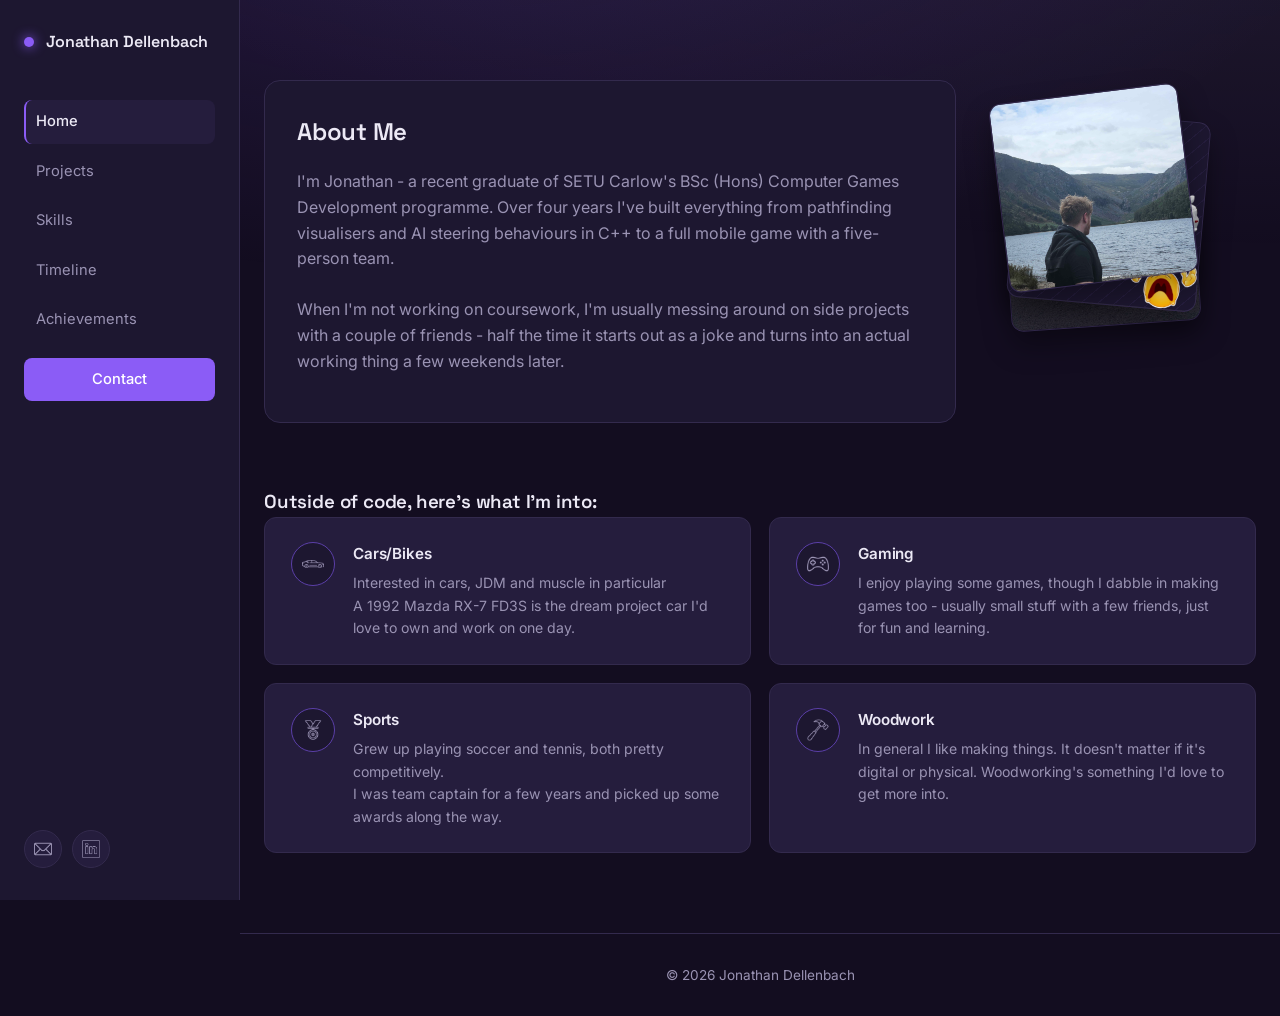
<file: index.html>
<!DOCTYPE html>
<html lang="en">
<head>
<meta charset="UTF-8">
<meta name="viewport" content="width=device-width, initial-scale=1.0">
<title>Jonathan Dellenbach - Games Development Graduate</title>
<meta name="description" content="Jonathan Dellenbach - Portfolio, BSc (Hons) Computer Games Development graduate.">
<link rel="preconnect" href="https://fonts.googleapis.com">
<link href="https://fonts.googleapis.com/css2?family=Space+Grotesk:wght@500;600;700&family=Inter:wght@400;500;600&family=JetBrains+Mono:wght@400;500&display=swap" rel="stylesheet">
<link rel="stylesheet" href="style.css">
<script data-goatcounter="https://croissant.goatcounter.com/count"
        async src="//gc.zgo.at/count.js"></script>
</head>
<body>

<div class="bg-glow"></div>

<button class="mobile-toggle" aria-label="Toggle menu" aria-expanded="false">
  <span></span><span></span><span></span>
</button>

<aside class="sidebar">
  <a href="index.html" class="brand">
    <span class="brand-dot"></span>
    <span>Jonathan Dellenbach</span>
  </a>

  <nav class="side-nav">
    <a href="index.html" class="active">Home</a>
    <a href="projects.html">Projects</a>
    <a href="skills.html">Skills</a>
    <a href="timeline.html">Timeline</a>
    <a href="achievements.html">Achievements</a>
    <a href="contact.html" class="nav-cta">Contact</a>
  </nav>

  <div class="side-socials">
    <a href="mailto:dellenbachj5@gmail.com" aria-label="Email" class="social-icon">
      <img src="assets/icons/email.png" alt="">
    </a>
    <a href="https://www.linkedin.com/in/jonathan-dellenbach-137011260/" target="_blank" rel="noopener" aria-label="LinkedIn" class="social-icon">
      <img src="assets/icons/linkedIn.png" alt="">
    </a>
  </div>
</aside>

<main class="content">


  <section id="about" class="section wrap">
    <div class="about-layout">
    <div class="panel">
      <div class="panel-head">
        <h2>About Me</h2>
      </div>
      <p class="about-text">
        I'm Jonathan - a recent graduate of SETU Carlow's BSc (Hons) Computer Games Development programme. Over four years I've built everything from pathfinding visualisers and AI steering behaviours in C++ to a full mobile game with a five-person team.<br><br>
        When I'm not working on coursework, I'm usually messing around on side projects with a couple of friends - half the time it starts out as a joke and turns into an actual working thing a few weekends later.</p>
    </div>

    <aside class="photo-stack" data-images='["images/home_images/pic1.png", "images/home_images/pic2.png", "images/home_images/pic3.png"]'>
      <div class="stack-card"><span>Add photo</span></div>
      <div class="stack-card"><span>Add photo</span></div>
      <div class="stack-card"><span>Add photo</span></div>
    </aside>
    </div>

    <div class="interests-block">
      <h3 class="interests-title">Outside of code, here's what I'm into:</h3>
      <div class="interests-grid">
        <div class="interest-card">
          <div class="interest-icon">
            <img src="assets/icons/car.png" alt="car icon">
          </div>
          <div class="interest-text">
            <h3>Cars/Bikes</h3>
            <p>Interested in cars, JDM and muscle in particular <br> A 1992 Mazda RX-7 FD3S is the dream project car I'd love to own and work on one day.</p>
          </div>
        </div>

        <div class="interest-card">
          <div class="interest-icon">
            <img src="assets/icons/gaming.png" alt="gaming controller icon">
          </div>
          <div class="interest-text">
            <h3>Gaming</h3>
            <p>I enjoy playing some games, though I dabble in making games too - usually small stuff with a few friends, just for fun and learning.</p>
          </div>
        </div>

        <div class="interest-card">
          <div class="interest-icon">
            <img src="assets/icons/medal.png" alt="medal icon">
          </div>
          <div class="interest-text">
            <h3>Sports</h3>
            <p>Grew up playing soccer and tennis, both pretty competitively. <br> I was team captain for a few years and picked up some awards along the way.</p>
          </div>
        </div>

        <div class="interest-card">
          <div class="interest-icon">
            <img src="assets/icons/woodwork.png" alt="hammer icon">
          </div>
          <div class="interest-text">
            <h3>Woodwork</h3>
            <p>In general I like making things. It doesn't matter if it's digital or physical. Woodworking's something I'd love to get more into.</p>
          </div>
        </div>
      </div>
    </div>
  </section>

  <footer class="footer">
    <span class="muted">© <span id="year"></span> Jonathan Dellenbach</span>
  </footer>

</main>

<script src="script.js"></script>
</body>
</html>
</file>
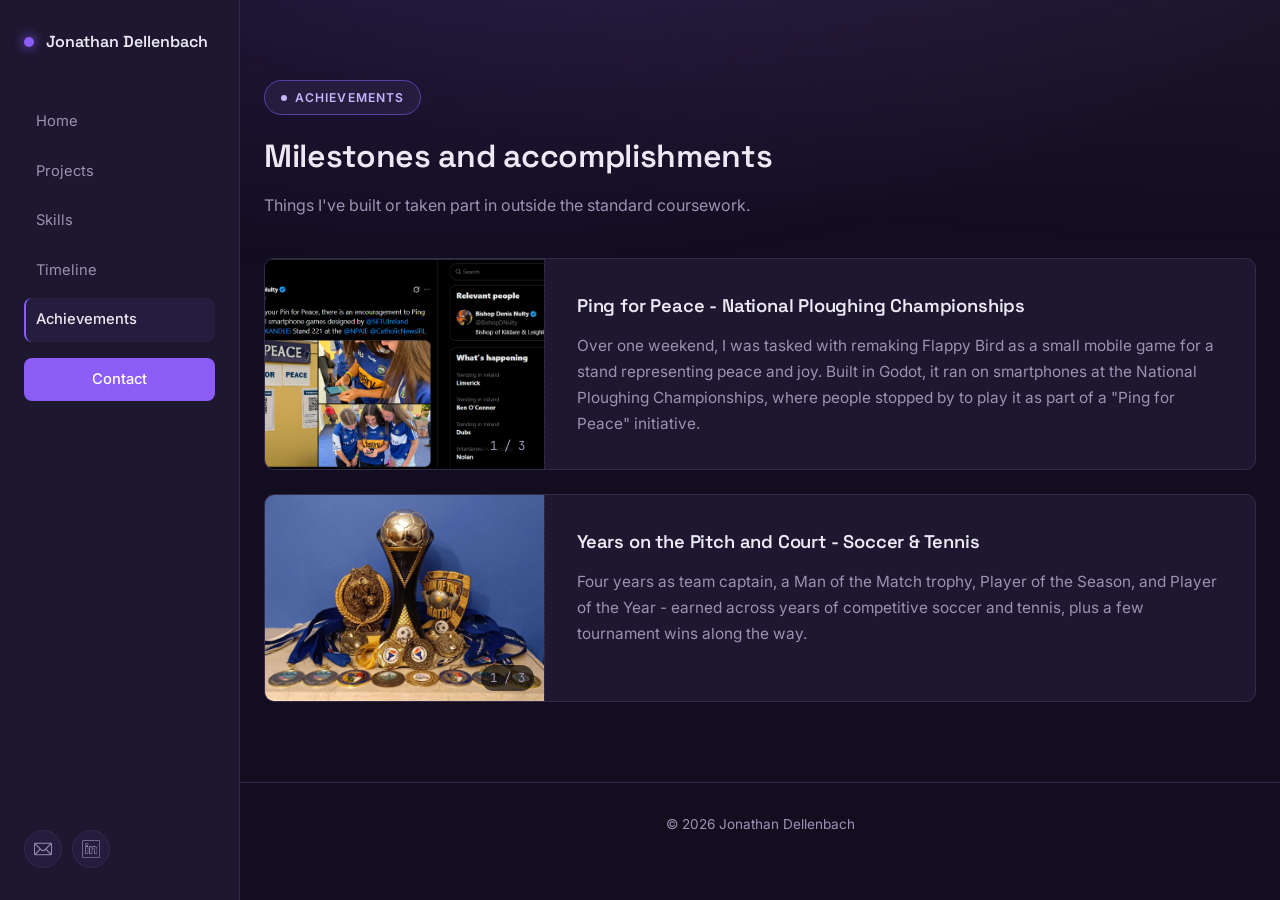
<file: achievements.html>
<!DOCTYPE html>
<html lang="en">
<head>
<meta charset="UTF-8">
<meta name="viewport" content="width=device-width, initial-scale=1.0">
<title>Achievements - Jonathan Dellenbach</title>
<meta name="description" content="Jonathan Dellenbach - Portfolio, BSc (Hons) Computer Games Development graduate.">
<link rel="preconnect" href="https://fonts.googleapis.com">
<link href="https://fonts.googleapis.com/css2?family=Space+Grotesk:wght@500;600;700&family=Inter:wght@400;500;600&family=JetBrains+Mono:wght@400;500&display=swap" rel="stylesheet">
<link rel="stylesheet" href="style.css">
<script data-goatcounter="https://croissant.goatcounter.com/count"
        async src="//gc.zgo.at/count.js"></script>
</head>
<body>

<div class="bg-glow"></div>

<button class="mobile-toggle" aria-label="Toggle menu" aria-expanded="false">
  <span></span><span></span><span></span>
</button>

<aside class="sidebar">
  <a href="index.html" class="brand">
    <span class="brand-dot"></span>
    <span>Jonathan Dellenbach</span>
  </a>

  <nav class="side-nav">
    <a href="index.html">Home</a>
    <a href="projects.html">Projects</a>
    <a href="skills.html">Skills</a>
    <a href="timeline.html">Timeline</a>
    <a href="achievements.html" class="active">Achievements</a>
    <a href="contact.html" class="nav-cta">Contact</a>
  </nav>

  <div class="side-socials">
    <a href="mailto:dellenbachj5@gmail.com" aria-label="Email" class="social-icon">
      <img src="assets/icons/email.png" alt="">
    </a>
    <a href="https://www.linkedin.com/in/jonathan-dellenbach-137011260/" target="_blank" rel="noopener" aria-label="LinkedIn" class="social-icon">
      <img src="assets/icons/linkedIn.png" alt="">
    </a>
  </div>
</aside>

<main class="content">

<section id="achievements" class="section wrap">
    <div class="section-head">
      <p class="tag">Achievements</p>
      <h2>Milestones and accomplishments</h2>
      <p class="section-sub">Things I've built or taken part in outside the standard coursework.</p>
    </div>
    <div class="achieve-list">
      <article class="achieve-item">
        <div class="achieve-media" data-images='["images/achievement_images/ploughing_images/Screenshot_1.webp", "images/achievement_images/ploughing_images/Screenshot_2.jpg", "images/achievement_images/ploughing_images/Screenshot_3.jpg"]'><span>Add photo</span></div>
        <div class="achieve-body">
          <h3>Ping for Peace - National Ploughing Championships</h3>
          <p>Over one weekend, I was tasked with remaking Flappy Bird as a small mobile game for a stand representing peace and joy. Built in Godot, it ran on smartphones at the National Ploughing Championships, where people stopped by to play it as part of a "Ping for Peace" initiative.</p>
        </div>
      </article>
      <article class="achieve-item">
        <div class="achieve-media" data-images='["images/achievement_images/sports_images/Screenshot_3.png", "images/achievement_images/sports_images/Screenshot_2.png", "images/achievement_images/sports_images/Screenshot_1.jpg"]'><span>Add photo</span></div>
        <div class="achieve-body">
          <h3>Years on the Pitch and Court - Soccer &amp; Tennis</h3>
          <p>Four years as team captain, a Man of the Match trophy, Player of the Season, and Player of the Year - earned across years of competitive soccer and tennis, plus a few tournament wins along the way.</p>
        </div>
      </article>
    </div>
  </section>

  <footer class="footer">
    <span class="muted">© <span id="year"></span> Jonathan Dellenbach</span>
  </footer>

</main>

<script src="script.js"></script>
</body>
</html>
</file>
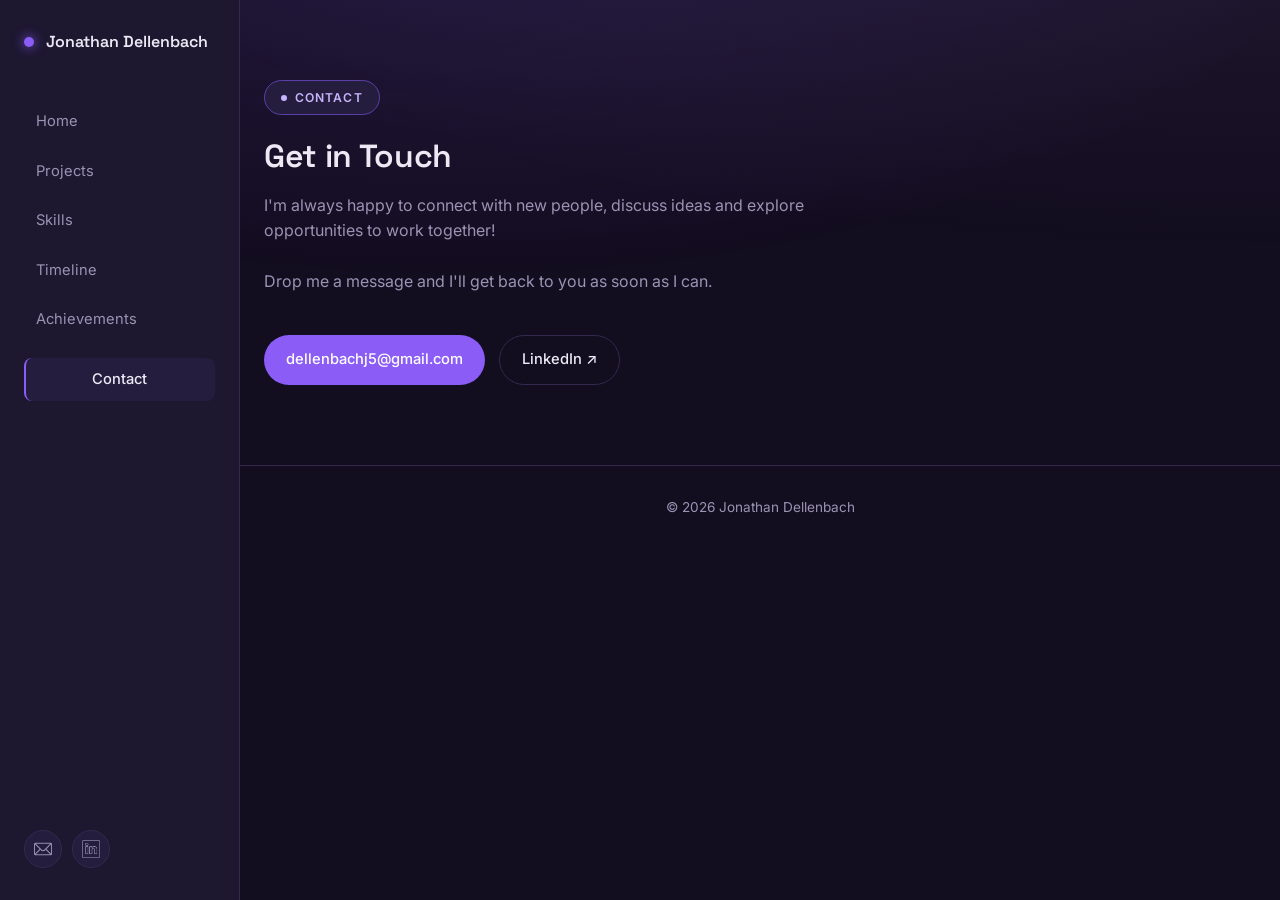
<file: contact.html>
<!DOCTYPE html>
<html lang="en">
<head>
<meta charset="UTF-8">
<meta name="viewport" content="width=device-width, initial-scale=1.0">
<title>Contact - Jonathan Dellenbach</title>
<meta name="description" content="Jonathan Dellenbach - Portfolio, BSc (Hons) Computer Games Development graduate.">
<link rel="preconnect" href="https://fonts.googleapis.com">
<link href="https://fonts.googleapis.com/css2?family=Space+Grotesk:wght@500;600;700&family=Inter:wght@400;500;600&family=JetBrains+Mono:wght@400;500&display=swap" rel="stylesheet">
<link rel="stylesheet" href="style.css">
<script data-goatcounter="https://croissant.goatcounter.com/count"
        async src="//gc.zgo.at/count.js"></script>
</head>
<body>

<div class="bg-glow"></div>

<button class="mobile-toggle" aria-label="Toggle menu" aria-expanded="false">
  <span></span><span></span><span></span>
</button>

<aside class="sidebar">
  <a href="index.html" class="brand">
    <span class="brand-dot"></span>
    <span>Jonathan Dellenbach</span>
  </a>

  <nav class="side-nav">
    <a href="index.html">Home</a>
    <a href="projects.html">Projects</a>
    <a href="skills.html">Skills</a>
    <a href="timeline.html">Timeline</a>
    <a href="achievements.html">Achievements</a>
    <a href="contact.html" class="nav-cta active">Contact</a>
  </nav>

  <div class="side-socials">
    <a href="mailto:dellenbachj5@gmail.com" aria-label="Email" class="social-icon">
      <img src="assets/icons/email.png" alt="">
    </a>
    <a href="https://www.linkedin.com/in/jonathan-dellenbach-137011260/" target="_blank" rel="noopener" aria-label="LinkedIn" class="social-icon">
      <img src="assets/icons/linkedIn.png" alt="">
    </a>
  </div>
</aside>

<main class="content">

<section id="contact" class="section wrap">
    <div class="section-head">
      <p class="tag">Contact</p>
      <h2>Get in Touch</h2>
      <p class="section-sub">I'm always happy to connect with new people, discuss ideas and explore opportunities to work together!<br><br>Drop me a message and I'll get back to you as soon as I can.</p>
    </div>
    <div class="contact-actions">
      <a href="mailto:dellenbachj5@gmail.com" class="btn btn-primary">dellenbachj5@gmail.com</a>
      <a href="https://www.linkedin.com/in/jonathan-dellenbach-137011260/" target="_blank" rel="noopener" class="btn btn-ghost">LinkedIn ↗</a>
    </div>
  </section>

  <footer class="footer">
    <span class="muted">© <span id="year"></span> Jonathan Dellenbach</span>
  </footer>

</main>

<script src="script.js"></script>
</body>
</html>
</file>
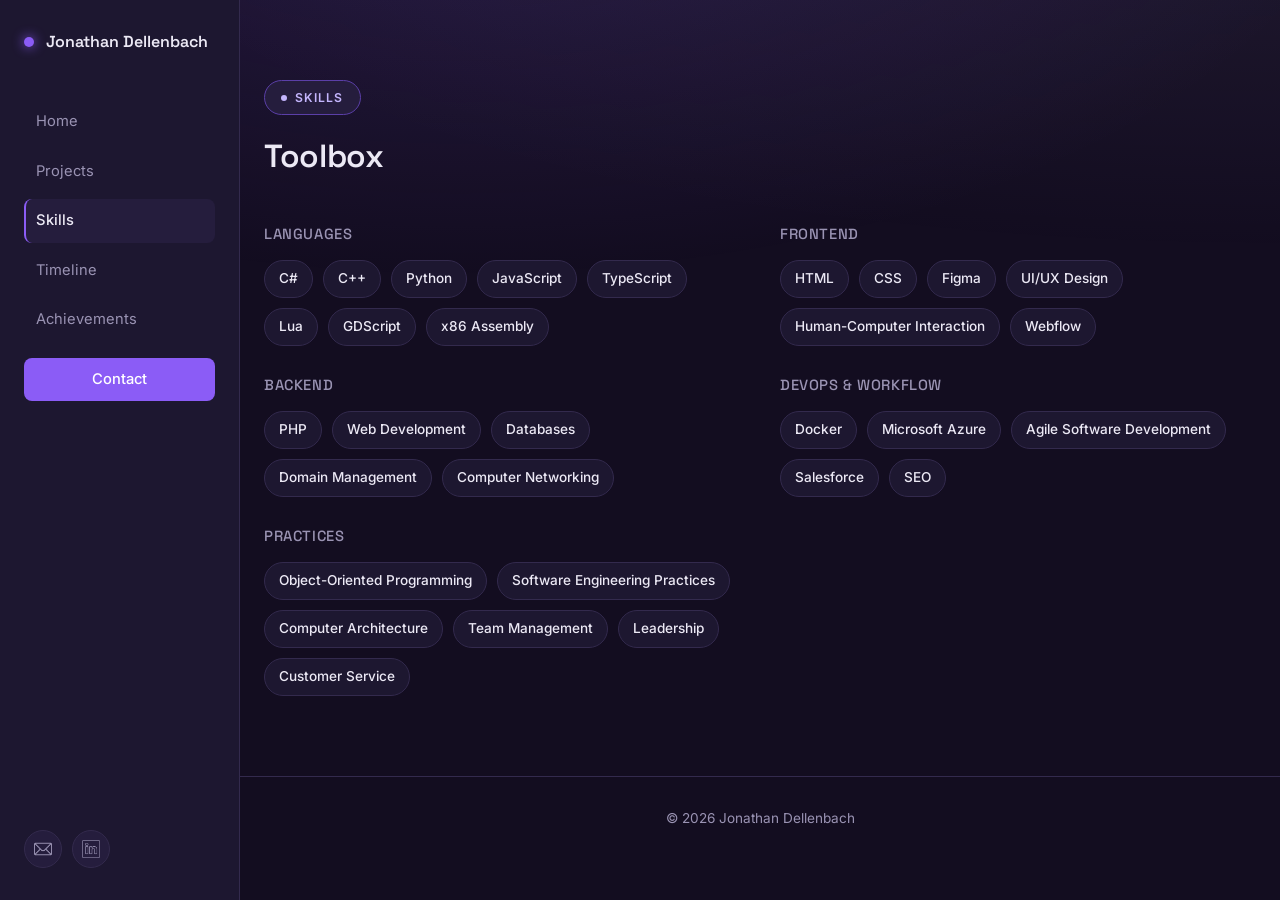
<file: skills.html>
<!DOCTYPE html>
<html lang="en">
<head>
<meta charset="UTF-8">
<meta name="viewport" content="width=device-width, initial-scale=1.0">
<title>Skills - Jonathan Dellenbach</title>
<meta name="description" content="Jonathan Dellenbach - Portfolio, BSc (Hons) Computer Games Development graduate.">
<link rel="preconnect" href="https://fonts.googleapis.com">
<link href="https://fonts.googleapis.com/css2?family=Space+Grotesk:wght@500;600;700&family=Inter:wght@400;500;600&family=JetBrains+Mono:wght@400;500&display=swap" rel="stylesheet">
<link rel="stylesheet" href="style.css">
<script data-goatcounter="https://croissant.goatcounter.com/count"
        async src="//gc.zgo.at/count.js"></script>
</head>
<body>

<div class="bg-glow"></div>

<button class="mobile-toggle" aria-label="Toggle menu" aria-expanded="false">
  <span></span><span></span><span></span>
</button>

<aside class="sidebar">
  <a href="index.html" class="brand">
    <span class="brand-dot"></span>
    <span>Jonathan Dellenbach</span>
  </a>

  <nav class="side-nav">
    <a href="index.html">Home</a>
    <a href="projects.html">Projects</a>
    <a href="skills.html" class="active">Skills</a>
    <a href="timeline.html">Timeline</a>
    <a href="achievements.html">Achievements</a>
    <a href="contact.html" class="nav-cta">Contact</a>
  </nav>

  <div class="side-socials">
    <a href="mailto:dellenbachj5@gmail.com" aria-label="Email" class="social-icon">
      <img src="assets/icons/email.png" alt="">
    </a>
    <a href="https://www.linkedin.com/in/jonathan-dellenbach-137011260/" target="_blank" rel="noopener" aria-label="LinkedIn" class="social-icon">
      <img src="assets/icons/linkedIn.png" alt="">
    </a>
  </div>
</aside>

<main class="content">

<section id="skills" class="section wrap">
    <div class="section-head">
      <p class="tag">Skills</p>
      <h2>Toolbox</h2>
    </div>
    <div class="skills-grid">
      <div class="skill-group">
        <h3>Languages</h3>
        <div class="tag-list">
          <span>C#</span><span>C++</span><span>Python</span><span>JavaScript</span><span>TypeScript</span><span>Lua</span><span>GDScript</span><span>x86 Assembly</span>
        </div>
      </div>
      <div class="skill-group">
        <h3>Frontend</h3>
        <div class="tag-list">
          <span>HTML</span><span>CSS</span><span>Figma</span><span>UI/UX Design</span><span>Human-Computer Interaction</span><span>Webflow</span>
        </div>
      </div>
      <div class="skill-group">
        <h3>Backend</h3>
        <div class="tag-list">
          <span>PHP</span><span>Web Development</span><span>Databases</span><span>Domain Management</span><span>Computer Networking</span>
        </div>
      </div>
      <div class="skill-group">
        <h3>DevOps &amp; Workflow</h3>
        <div class="tag-list">
          <span>Docker</span><span>Microsoft Azure</span><span>Agile Software Development</span><span>Salesforce</span><span>SEO</span>
        </div>
      </div>
      <div class="skill-group">
        <h3>Practices</h3>
        <div class="tag-list">
          <span>Object-Oriented Programming</span><span>Software Engineering Practices</span><span>Computer Architecture</span><span>Team Management</span><span>Leadership</span><span>Customer Service</span>
        </div>
      </div>
    </div>
  </section>

  <footer class="footer">
    <span class="muted">© <span id="year"></span> Jonathan Dellenbach</span>
  </footer>

</main>

<script src="script.js"></script>
</body>
</html>
</file>
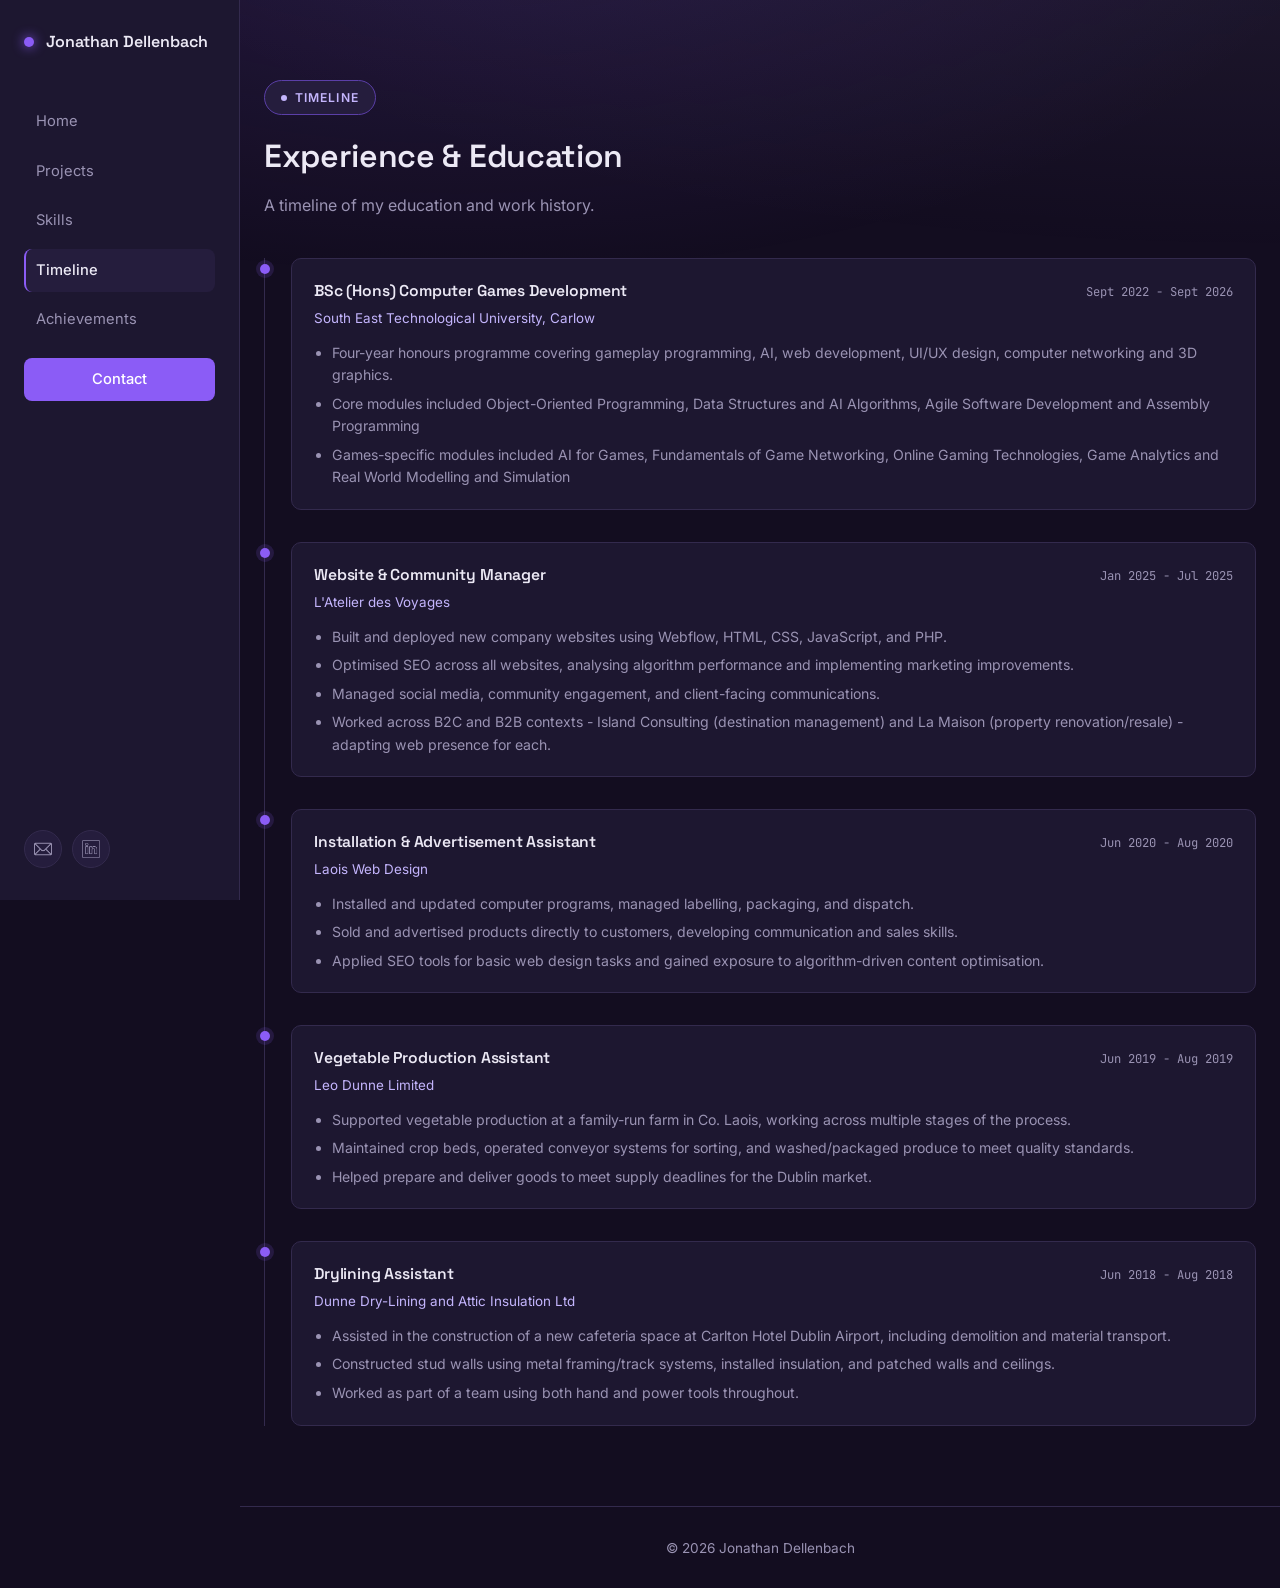
<file: timeline.html>
<!DOCTYPE html>
<html lang="en">
<head>
<meta charset="UTF-8">
<meta name="viewport" content="width=device-width, initial-scale=1.0">
<title>Timeline - Jonathan Dellenbach</title>
<meta name="description" content="Jonathan Dellenbach - Portfolio, BSc (Hons) Computer Games Development graduate.">
<link rel="preconnect" href="https://fonts.googleapis.com">
<link href="https://fonts.googleapis.com/css2?family=Space+Grotesk:wght@500;600;700&family=Inter:wght@400;500;600&family=JetBrains+Mono:wght@400;500&display=swap" rel="stylesheet">
<link rel="stylesheet" href="style.css">
<script data-goatcounter="https://croissant.goatcounter.com/count"
        async src="//gc.zgo.at/count.js"></script>
</head>
<body>

<div class="bg-glow"></div>

<button class="mobile-toggle" aria-label="Toggle menu" aria-expanded="false">
  <span></span><span></span><span></span>
</button>

<aside class="sidebar">
  <a href="index.html" class="brand">
    <span class="brand-dot"></span>
    <span>Jonathan Dellenbach</span>
  </a>

  <nav class="side-nav">
    <a href="index.html">Home</a>
    <a href="projects.html">Projects</a>
    <a href="skills.html">Skills</a>
    <a href="timeline.html" class="active">Timeline</a>
    <a href="achievements.html">Achievements</a>
    <a href="contact.html" class="nav-cta">Contact</a>
  </nav>

  <div class="side-socials">
    <a href="mailto:dellenbachj5@gmail.com" aria-label="Email" class="social-icon">
      <img src="assets/icons/email.png" alt="">
    </a>
    <a href="https://www.linkedin.com/in/jonathan-dellenbach-137011260/" target="_blank" rel="noopener" aria-label="LinkedIn" class="social-icon">
      <img src="assets/icons/linkedIn.png" alt="">
    </a>
  </div>
</aside>

<main class="content">

<section id="timeline" class="section wrap">
    <div class="section-head">
      <p class="tag">Timeline</p>
      <h2>Experience &amp; Education</h2>
      <p class="section-sub">A timeline of my education and work history.</p>
    </div>
    <div class="timeline">
      <article class="titem">
        <div class="titem-dot"></div>
        <div class="titem-body">
          <div class="titem-head">
            <h3>BSc (Hons) Computer Games Development</h3>
            <span class="titem-date">Sept 2022 - Sept 2026</span>
          </div>
          <p class="titem-sub">South East Technological University, Carlow</p>
          <ul>
            <li>Four-year honours programme covering gameplay programming, AI, web development, UI/UX design, computer networking and 3D graphics.</li>
            <li>Core modules included Object-Oriented Programming, Data Structures and AI Algorithms, Agile Software Development and Assembly Programming</li>
            <li>Games-specific modules included AI for Games, Fundamentals of Game Networking, Online Gaming Technologies, Game Analytics and Real World Modelling and Simulation</li>
          </ul>
        </div>
      </article>
      <article class="titem">
        <div class="titem-dot"></div>
        <div class="titem-body">
          <div class="titem-head">
            <h3>Website &amp; Community Manager</h3>
            <span class="titem-date">Jan 2025 - Jul 2025</span>
          </div>
          <p class="titem-sub">L'Atelier des Voyages</p>
          <ul>
            <li>Built and deployed new company websites using Webflow, HTML, CSS, JavaScript, and PHP.</li>
            <li>Optimised SEO across all websites, analysing algorithm performance and implementing marketing improvements.</li>
            <li>Managed social media, community engagement, and client-facing communications.</li>
            <li>Worked across B2C and B2B contexts - Island Consulting (destination management) and La Maison (property renovation/resale) - adapting web presence for each.</li>
          </ul>
        </div>
      </article>
      <article class="titem">
        <div class="titem-dot"></div>
        <div class="titem-body">
          <div class="titem-head">
            <h3>Installation &amp; Advertisement Assistant</h3>
            <span class="titem-date">Jun 2020 - Aug 2020</span>
          </div>
          <p class="titem-sub">Laois Web Design</p>
          <ul>
            <li>Installed and updated computer programs, managed labelling, packaging, and dispatch.</li>
            <li>Sold and advertised products directly to customers, developing communication and sales skills.</li>
            <li>Applied SEO tools for basic web design tasks and gained exposure to algorithm-driven content optimisation.</li>
          </ul>
        </div>
      </article>
      <article class="titem">
        <div class="titem-dot"></div>
        <div class="titem-body">
          <div class="titem-head">
            <h3>Vegetable Production Assistant</h3>
            <span class="titem-date">Jun 2019 - Aug 2019</span>
          </div>
          <p class="titem-sub">Leo Dunne Limited</p>
          <ul>
            <li>Supported vegetable production at a family-run farm in Co. Laois, working across multiple stages of the process.</li>
            <li>Maintained crop beds, operated conveyor systems for sorting, and washed/packaged produce to meet quality standards.</li>
            <li>Helped prepare and deliver goods to meet supply deadlines for the Dublin market.</li>
          </ul>
        </div>
      </article>
      <article class="titem">
        <div class="titem-dot"></div>
        <div class="titem-body">
          <div class="titem-head">
            <h3>Drylining Assistant</h3>
            <span class="titem-date">Jun 2018 - Aug 2018</span>
          </div>
          <p class="titem-sub">Dunne Dry-Lining and Attic Insulation Ltd</p>
          <ul>
            <li>Assisted in the construction of a new cafeteria space at Carlton Hotel Dublin Airport, including demolition and material transport.</li>
            <li>Constructed stud walls using metal framing/track systems, installed insulation, and patched walls and ceilings.</li>
            <li>Worked as part of a team using both hand and power tools throughout.</li>
          </ul>
        </div>
      </article>
    </div>
  </section>

  <footer class="footer">
    <span class="muted">© <span id="year"></span> Jonathan Dellenbach</span>
  </footer>

</main>

<script src="script.js"></script>
</body>
</html>
</file>
<file: style.css>
/* ---------- Tokens ---------- */
:root{
  --bg: #130D20;
  --surface: #1D1730;
  --surface-alt: #251D3D;
  --border: #332A4D;
  --text: #ECE9F5;
  --text-muted: #9A93B3;
  --accent: #8B5CF6;
  --accent-bright: #C4B5FD;
  --accent-dim: #5B3FA8;
  --font-display: 'Space Grotesk', sans-serif;
  --font-body: 'Inter', sans-serif;
  --font-mono: 'JetBrains Mono', monospace;
  --radius: 10px;
  --sidebar-w: 240px;
}

*,*::before,*::after{ box-sizing: border-box; }
html{ scroll-behavior: smooth; }

body{
  margin:0;
  background: var(--bg);
  color: var(--text);
  font-family: var(--font-body);
  line-height: 1.6;
  -webkit-font-smoothing: antialiased;
}

h1,h2,h3{
  font-family: var(--font-display);
  font-weight: 600;
  margin: 0;
  letter-spacing: -0.01em;
}
a{ color: inherit; text-decoration: none; }

.bg-glow{
  position: fixed;
  inset: -20% -20% auto -20%;
  height: 60vh;
  background: radial-gradient(ellipse at 40% 0%, rgba(139,92,246,0.18), transparent 60%),
              radial-gradient(ellipse at 85% 10%, rgba(196,181,253,0.08), transparent 55%);
  pointer-events: none;
  z-index: 0;
}

.wrap{ max-width: 1120px; margin: 0 auto; padding: 0 24px; }

/* ---------- Sidebar ---------- */
.sidebar{
  position: fixed;
  top:0; left:0; bottom:0;
  width: var(--sidebar-w);
  background: var(--surface);
  border-right: 1px solid var(--border);
  display:flex;
  flex-direction: column;
  padding: 32px 24px;
  z-index: 40;
}
.brand{
  display:flex; align-items:center; gap:12px;
  font-family: var(--font-display);
  font-weight: 600;
  font-size: 1rem;
  line-height: 1.25;
  margin-bottom: 48px;
}
.brand-dot{
  width:10px; height:10px; border-radius:50%;
  background: var(--accent);
  box-shadow: 0 0 12px var(--accent);
  flex-shrink: 0;
}
.side-nav{
  display:flex;
  flex-direction: column;
  gap: 6px;
  flex: 1;
}
.side-nav a{
  color: var(--text-muted);
  font-size: 0.92rem;
  padding: 10px 12px;
  border-radius: 8px;
  transition: color .2s, background .2s;
}
.side-nav a:hover{ color: var(--text); background: var(--surface-alt); }
.side-nav a.active{ color: var(--text); background: var(--surface-alt); font-weight: 500; border-left: 2px solid var(--accent); padding-left: 10px; }
.side-nav .nav-cta{
  margin-top: 10px;
  color: #fff;
  background: var(--accent);
  text-align: center;
  font-weight: 500;
}
.side-nav .nav-cta:hover{ background: var(--accent-bright); color: var(--bg); }

.side-socials{ display:flex; gap: 10px; margin-top: 24px; }
.social-icon{
  width: 38px; height: 38px;
  display:flex; align-items:center; justify-content:center;
  background: var(--surface-alt);
  border: 1px solid var(--border);
  border-radius: 50%;
  color: var(--text-muted);
  transition: color .2s, border-color .2s;
}
.social-icon:hover{ color: var(--accent-bright); border-color: var(--accent-dim); }
.social-icon img{ width: 18px; height: 18px; object-fit: contain; }

.mobile-toggle{
  display:none;
  position: fixed; top: 18px; left: 18px; z-index: 60;
  flex-direction:column; justify-content:center; gap:5px;
  width: 40px; height: 40px;
  background: var(--surface);
  border: 1px solid var(--border);
  border-radius: 8px;
  cursor:pointer;
}
.mobile-toggle span{ width:18px; height:2px; background: var(--text); margin: 0 auto; }

/* ---------- Content ---------- */
.content{
  margin-left: var(--sidebar-w);
  position: relative;
  z-index: 1;
}

/* Hero */
.hero{
  display:flex;
  flex-direction: column;
  justify-content: center;
  min-height: 90vh;
  padding-top: 60px;
  padding-bottom: 40px;
}
.hero-left{ max-width: 640px; }
.eyebrow{
  font-family: var(--font-body);
  color: var(--accent-bright);
  font-size: 0.82rem;
  font-weight: 600;
  text-transform: uppercase;
  letter-spacing: 0.08em;
  margin: 0 0 18px;
}
.h1{
  font-size: clamp(2rem, 3.6vw, 2.9rem);
  line-height: 1.15;
  margin-bottom: 20px;
}
.lead{ color: var(--text-muted); font-size: 1.02rem; max-width: 46ch; margin-bottom: 32px; }
.hero-actions{ display:flex; gap:14px; flex-wrap:wrap; }

.btn{
  display:inline-flex; align-items:center;
  padding: 12px 22px; border-radius: 999px;
  font-size: 0.92rem; font-weight: 500;
  transition: transform .15s ease, background .2s, border-color .2s;
}
.btn:hover{ transform: translateY(-2px); }
.btn-primary{ background: var(--accent); color: #fff; }
.btn-primary:hover{ background: var(--accent-bright); color: var(--bg); }
.btn-ghost{ border: 1px solid var(--border); color: var(--text); }
.btn-ghost:hover{ border-color: var(--accent); }

/* ---------- Sections ---------- */
.section{ padding: 80px 24px; }
.section-head{ margin-bottom: 40px; }
.tag{
  display:inline-flex; align-items:center; gap:8px;
  font-family: var(--font-body);
  font-weight: 600;
  font-size: 0.76rem;
  text-transform: uppercase;
  letter-spacing: 0.09em;
  color: var(--accent-bright);
  background: var(--surface-alt);
  border: 1px solid var(--accent-dim);
  padding: 7px 16px;
  border-radius: 999px;
  margin: 0 0 16px;
}
.tag::before{
  content: '';
  width: 6px; height: 6px;
  border-radius: 50%;
  background: var(--accent-bright);
  flex-shrink: 0;
}
.section-head h2{ font-size: clamp(1.6rem, 2.6vw, 2rem); }
.section-sub{ color: var(--text-muted); margin-top: 10px; max-width: 60ch; }

/* Panel (boxed card look) */
.panel{
  background: var(--surface);
  border: 1px solid var(--border);
  border-radius: 16px;
  padding: 32px;
  margin-bottom: 28px;
}
.panel-head{ margin-bottom: 18px; }
.panel-head h2{ font-size: 1.5rem; }
.about-text{ color: var(--text-muted); }
.about-text em{ color: var(--accent-bright); font-style: normal; }

/* About layout: panel + right-side photo stack */
.about-layout{
  display: grid;
  grid-template-columns: 1fr 260px;
  gap: 40px;
  align-items: start;
}

/* Stacked photo tab */
.photo-stack{
  position: relative;
  height: 300px;
  margin-top: 8px;
}
.stack-card{
  position: absolute;
  top: 0; left: 10px;
  width: 190px;
  height: 190px;
  border-radius: 12px;
  overflow: hidden;
  background: repeating-linear-gradient(135deg, var(--surface), var(--surface) 10px, var(--surface-alt) 10px, var(--surface-alt) 11px);
  border: 1px solid var(--border);
  box-shadow: 0 14px 28px rgba(0,0,0,0.35);
  display:flex; align-items:center; justify-content:center;
  transition: transform .25s ease, box-shadow .25s ease;
  cursor: pointer;
}
.stack-card span{ font-family: var(--font-mono); font-size: 0.74rem; color: var(--text-muted); }
.stack-card img{ width:100%; height:100%; object-fit: cover; display:block; }

.stack-card:nth-child(1){ transform: rotate(-7deg) translate(-8px, 4px); z-index: 4; }
.stack-card:nth-child(2){ transform: rotate(5deg) translate(10px, 26px); z-index: 3; }
.stack-card:nth-child(3){ transform: rotate(-4deg) translate(-4px, 48px); z-index: 2; }
.stack-card:nth-child(4){ transform: rotate(6deg) translate(12px, 70px); z-index: 1; }

.photo-stack:hover .stack-card:nth-child(1){ transform: rotate(-10deg) translate(-18px, -6px); box-shadow: 0 20px 36px rgba(0,0,0,0.45); }
.photo-stack:hover .stack-card:nth-child(2){ transform: rotate(8deg) translate(18px, 30px); box-shadow: 0 20px 36px rgba(0,0,0,0.45); }
.photo-stack:hover .stack-card:nth-child(3){ transform: rotate(-6deg) translate(-14px, 66px); box-shadow: 0 20px 36px rgba(0,0,0,0.45); }
.photo-stack:hover .stack-card:nth-child(4){ transform: rotate(9deg) translate(20px, 102px); box-shadow: 0 20px 36px rgba(0,0,0,0.45); }

@media (max-width: 900px){
  .about-layout{ grid-template-columns: 1fr; }
  .photo-stack{ height: 220px; margin: 8px auto 60px; max-width: 240px; }
  .stack-card{ left: 50%; margin-left: -95px; }
}

/* Interests block ("Outside of code") - sits full-width below the About panel */
.interests-block{ margin-top: 36px; }
.interests-lead{
  color: var(--text-muted);
  font-size: 1.02rem;
  margin: 0 0 20px;
}

.interests-grid{
  display:grid;
  grid-template-columns: repeat(2, 1fr);
  gap: 18px;
}
.interest-card{
  display:flex;
  align-items: flex-start;
  gap: 18px;
  background: var(--surface-alt);
  border: 1px solid var(--border);
  border-radius: 12px;
  padding: 24px 26px;
  transition: transform .15s ease, border-color .2s;
}
.interest-card:hover{ transform: translateY(-3px); border-color: var(--accent-dim); }
.interest-icon{
  width: 44px; height: 44px;
  display:flex; align-items:center; justify-content:center;
  border-radius: 50%;
  background: var(--surface);
  border: 1px solid var(--accent-dim);
  color: var(--accent-bright);
  flex-shrink: 0;
}
.interest-icon img{ width: 22px; height: 22px; object-fit: contain; }
.interest-text{ min-width: 0; }
.interest-card h3{
  font-size: 0.95rem;
  font-family: var(--font-body);
  font-weight: 600;
  margin-bottom: 6px;
}
.interest-card p{
  color: var(--text-muted);
  font-size: 0.88rem;
  line-height: 1.6;
  margin: 0;
}

@media (max-width: 700px){
  .interests-grid{ grid-template-columns: 1fr; }
}

/* Achievements */
.achieve-list{ display:flex; flex-direction:column; gap: 24px; }
.achieve-item{
  display:grid; grid-template-columns: 280px 1fr;
  background: var(--surface);
  border: 1px solid var(--border);
  border-radius: var(--radius);
  overflow: hidden;
}
.achieve-media{
  position: relative;
  display:flex; align-items:center; justify-content:center;
  border-right: 1px dashed var(--border);
  background: repeating-linear-gradient(135deg, var(--surface), var(--surface) 10px, var(--surface-alt) 10px, var(--surface-alt) 11px);
  min-height: 200px;
}
.achieve-media span{ font-family: var(--font-mono); font-size: 0.78rem; color: var(--text-muted); }
.achieve-media.has-photos{
  cursor: pointer;
  background: var(--surface-alt);
}
.achieve-media img{
  width: 100%; height: 100%;
  object-fit: cover;
  display:block;
}
.achieve-count{
  position: absolute;
  bottom: 10px; right: 10px;
  background: rgba(0,0,0,0.65);
  color: #fff;
  font-family: var(--font-mono);
  font-size: 0.72rem;
  padding: 3px 9px;
  border-radius: 999px;
}
.achieve-body{ padding: 32px; min-width: 0; }
.achieve-body h3{ font-size: 1.15rem; margin-bottom: 12px; overflow-wrap: break-word; }
.achieve-body p{ color: var(--text-muted); font-size: 0.96rem; margin:0; line-height: 1.7; overflow-wrap: break-word; word-break: break-word; }
.achieve-body em{ color: var(--accent-bright); font-style: normal; }

/* Lightbox */
.lightbox-overlay{
  position: fixed; inset: 0;
  background: rgba(8,6,14,0.9);
  display:flex; align-items:center; justify-content:center;
  z-index: 200;
  padding: 40px 24px;
}
.lightbox-content{ position: relative; max-width: 90vw; max-height: 85vh; display:flex; flex-direction:column; align-items:center; gap: 14px; }
.lightbox-content img{ max-width: 84vw; max-height: 72vh; border-radius: 12px; object-fit: contain; }
.lightbox-counter{ font-family: var(--font-mono); font-size: 0.82rem; color: var(--text-muted); }
.lightbox-close{
  position: absolute; top: 20px; right: 24px;
  width: 40px; height: 40px;
  border-radius: 50%;
  background: var(--surface); border: 1px solid var(--border);
  color: var(--text);
  font-size: 1.1rem;
  display:flex; align-items:center; justify-content:center;
  cursor:pointer;
  z-index: 210;
}
.lightbox-nav{
  position: absolute; top: 50%; transform: translateY(-50%);
  width: 48px; height: 48px;
  border-radius: 50%;
  background: var(--surface); border: 1px solid var(--border);
  color: var(--text);
  display:flex; align-items:center; justify-content:center;
  cursor:pointer;
  font-size: 1.3rem;
  z-index: 210;
}
.lightbox-prev{ left: 24px; }
.lightbox-next{ right: 24px; }
@media (max-width: 700px){
  .lightbox-overlay{ padding: 24px 12px; }
  .lightbox-content img{ max-width: 78vw; max-height: 65vh; }
  .lightbox-nav{ width: 40px; height: 40px; font-size: 1.1rem; }
  .lightbox-prev{ left: 8px; }
  .lightbox-next{ right: 8px; }
  .lightbox-close{ top: 12px; right: 12px; width: 36px; height: 36px; }
}

/* Project status pill */
.card-status{
  display:inline-block; font-family: var(--font-mono); font-size: 0.72rem;
  color: var(--accent-bright); border: 1px solid var(--accent-dim);
  padding: 3px 10px; border-radius: 999px; margin-bottom: 14px;
}

/* Skills */
.skills-grid{ display:grid; grid-template-columns: repeat(2, 1fr); gap: 28px 40px; }
.skill-group h3{ font-size: 0.92rem; color: var(--text-muted); font-weight: 500; margin-bottom: 14px; text-transform: uppercase; letter-spacing: 0.04em; }
.tag-list{ display:flex; flex-wrap:wrap; gap: 10px; }
.tag-list span{
  font-family: var(--font-body); font-weight: 500; font-size: 0.85rem;
  background: var(--surface); border: 1px solid var(--border);
  padding: 7px 14px; border-radius: 999px; color: var(--text);
}

/* Timeline */
.timeline{ position: relative; padding-left: 26px; border-left: 1px solid var(--border); }
.titem{ position: relative; margin-bottom: 32px; }
.titem:last-child{ margin-bottom: 0; }
.titem-dot{ position: absolute; left: -31px; top: 6px; width: 10px; height: 10px; border-radius: 50%; background: var(--accent); box-shadow: 0 0 0 4px rgba(139,92,246,0.15); }
.titem-body{ background: var(--surface); border: 1px solid var(--border); border-radius: var(--radius); padding: 20px 22px; }
.titem-head{ display:flex; justify-content: space-between; align-items:baseline; gap: 16px; flex-wrap: wrap; }
.titem-head h3{ font-size: 0.98rem; }
.titem-date{ font-family: var(--font-mono); font-size: 0.76rem; color: var(--text-muted); white-space: nowrap; }
.titem-sub{ color: var(--accent-bright); font-size: 0.84rem; margin: 4px 0 12px; }
.titem-body ul{ margin:0; padding-left: 18px; color: var(--text-muted); font-size: 0.88rem; }
.titem-body li{ margin-bottom: 6px; }
.titem-body li:last-child{ margin-bottom: 0; }

/* Contact */
.contact-actions{ display:flex; gap:14px; flex-wrap:wrap; }

/* Footer */
.footer{ display:block; border-top: 1px solid var(--border); padding: 28px 24px; text-align:center; }
.muted{ color: var(--text-muted); font-size: 0.85rem; }

/* ---------- Responsive ---------- */
@media (max-width: 900px){
  :root{ --sidebar-w: 220px; }
  .achieve-item{ grid-template-columns: 1fr; }
  .achieve-media{ border-right:none; border-bottom: 1px dashed var(--border); }
}

@media (max-width: 780px){
  .mobile-toggle{ display:flex; }
  .sidebar{
    left: -100%;
    width: 260px;
    padding-top: 84px;
    transition: left .25s ease;
    box-shadow: 20px 0 40px rgba(0,0,0,0.4);
  }
  .sidebar.open{ left: 0; }
  .content{ margin-left: 0; }
  .hero{ padding-top: 70px; min-height: auto; }
  .skills-grid{ grid-template-columns: 1fr; }
}

@media (prefers-reduced-motion: reduce){
  html{ scroll-behavior: auto; }
  .sidebar{ transition: none; }
}
</file>
